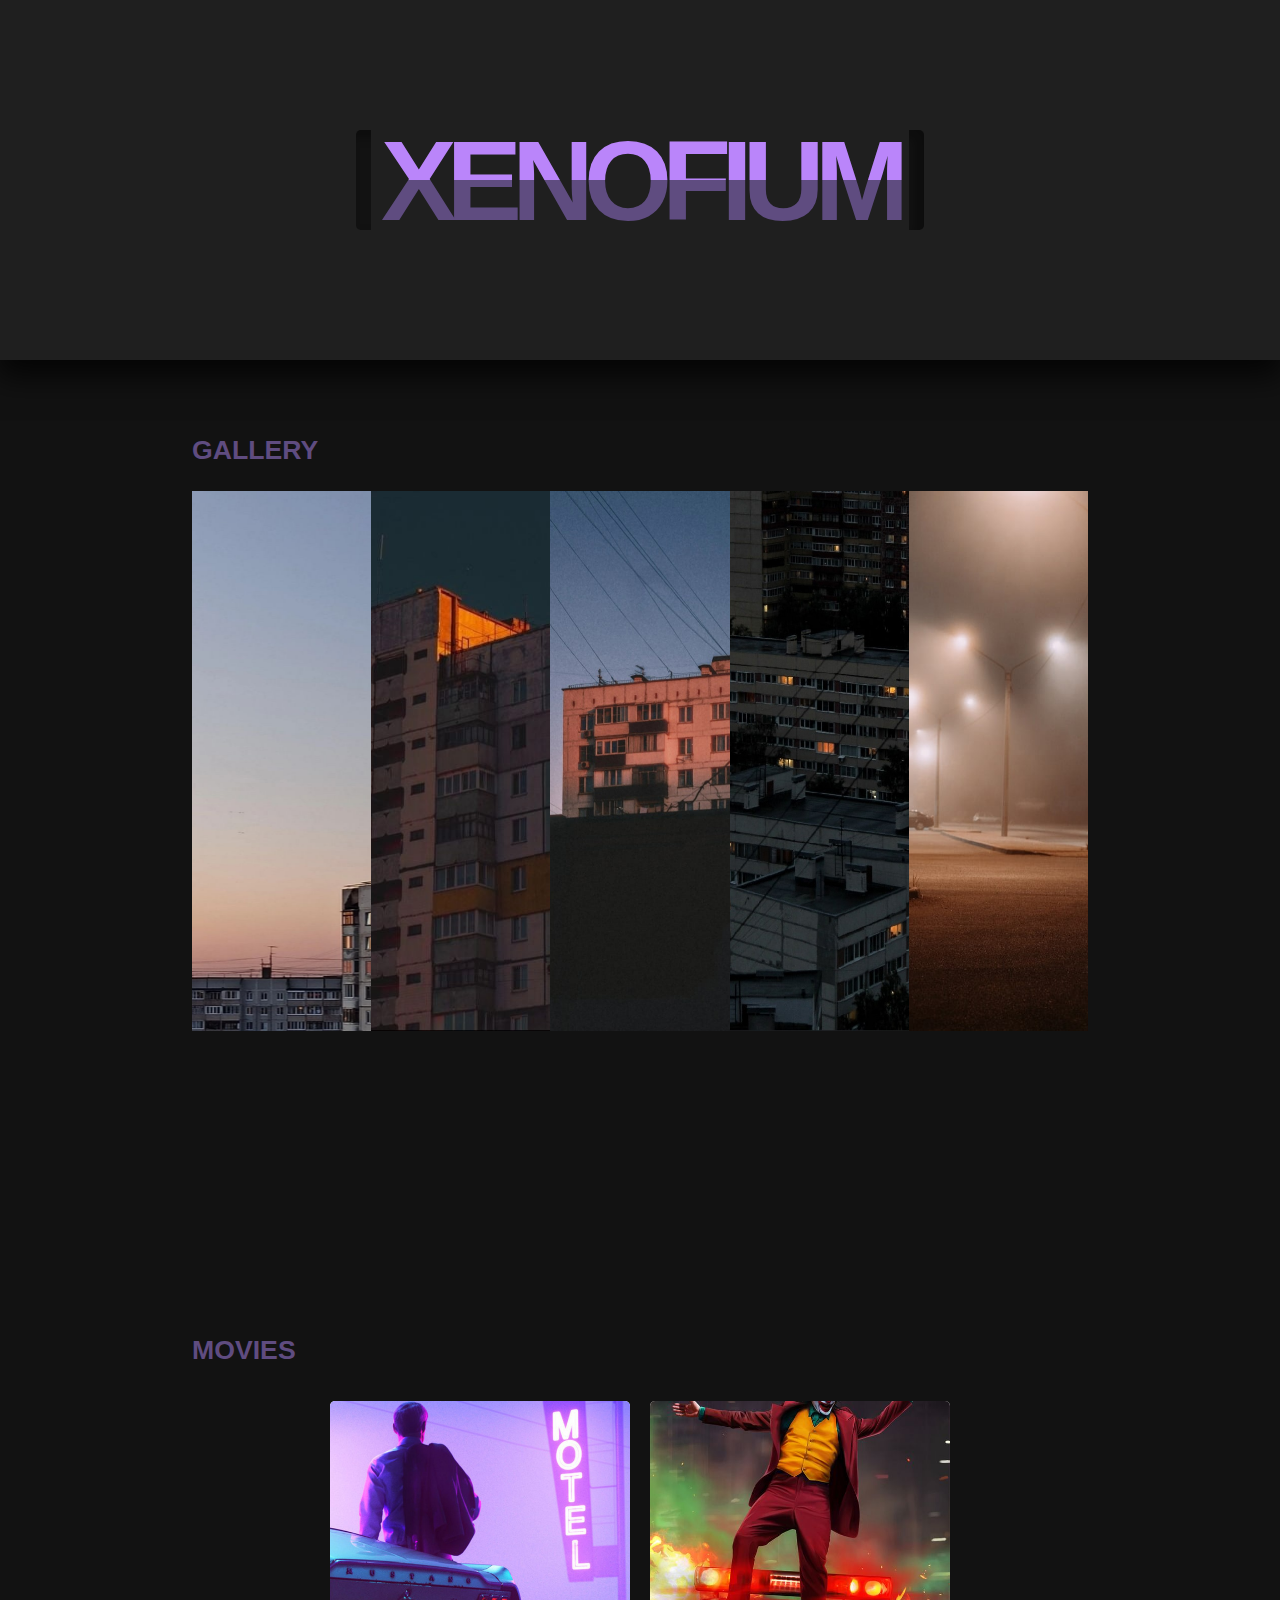
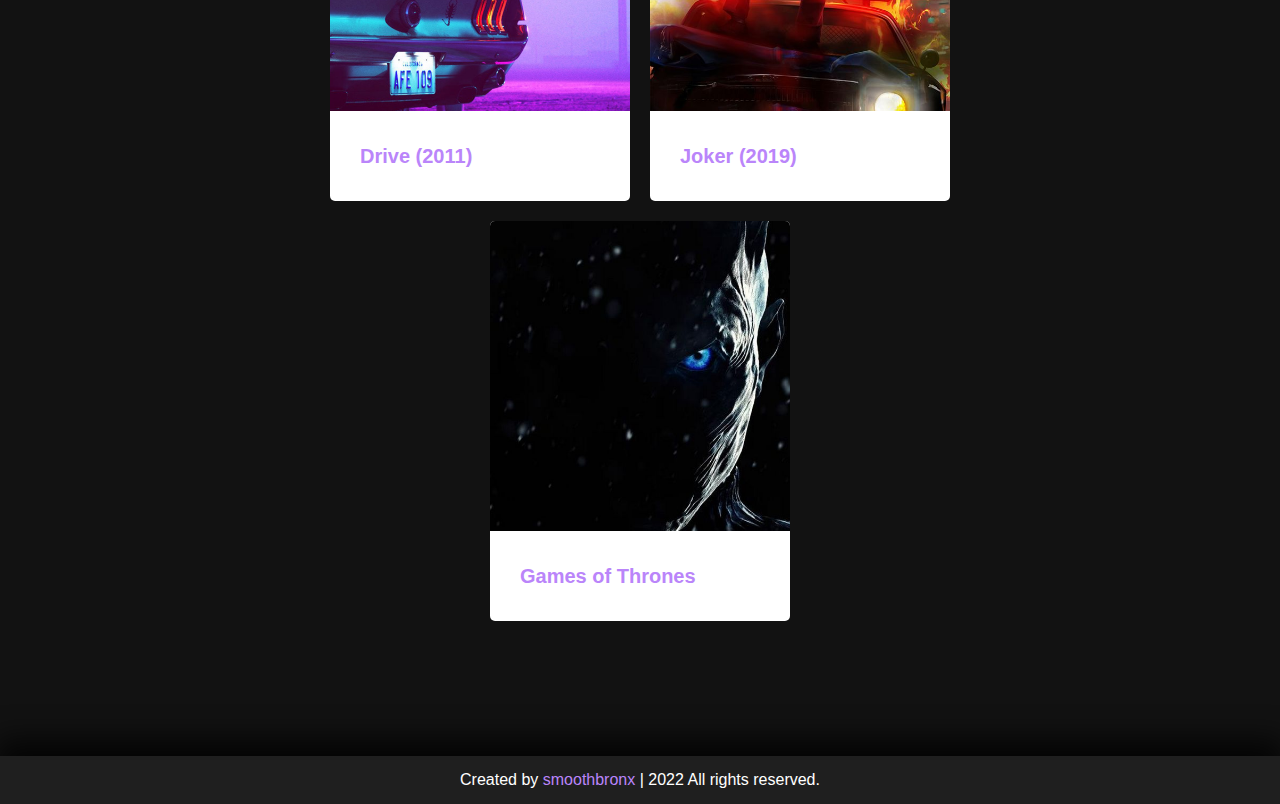
<file: gallery/index.html>
<!DOCTYPE html>
<html lang="en">
<head>
    <meta charset="UTF-8">
    <title>Xenofium</title>
    <link rel="stylesheet" href="./static/css/style.css">
</head>
<body>
    <section id="title" class="flex flex-column">
        <div class="container title-container flex flex-column">
            <div class="text-wrap wrapper-upper flex">
                <p>Xenofium</p>
            </div>
            <div class="hidden-text flex">
                <p>Gallery</p>
            </div>
            <div class="text-wrap wrapper-lower flex">
                <p>Xenofium</p>
            </div>
        </div>
    </section>

    <section id="gallery">
        <div class="container gallery-container">
            <h1>Gallery</h1>
            <div class="gallery-wrap">
                <div class="item item-1"></div>
                <div class="item item-2"></div>
                <div class="item item-3"></div>
                <div class="item item-4"></div>
                <div class="item item-5"></div>
            </div>
        </div>
    </section>

    <section id="movies">
        <div class="container movies-container">
            <h1>Movies</h1>
            <div class="cards-wrap flex">
                <div id="drive-film" class="card flex-column">
                    <div class="card-image"></div>
                    <div class="card-body-wrap">
                        <div class="card-body flex-column flex-left">
                            <h2 class="card-title">Drive (2011)</h2>
                            <p class="card-intro">
                                Driver is a skilled Hollywood stuntman who moonlights as a getaway...
                            </p>
                            <div class="button-wrap flex-right">
                                <input type="button" value="Download">
                            </div>
                        </div>
                    </div>
                </div>

                <div id="joker-film" class="card flex-column">
                    <div class="card-image"></div>
                    <div class="card-body-wrap">
                        <div class="card-body flex-column flex-left">
                            <h2 class="card-title">Joker (2019)</h2>
                            <p class="card-intro">
                                A mentally troubled stand-up comedian embarks on a downward...
                            </p>
                            <div class="button-wrap flex-right">
                                <input type="button" value="Download">
                            </div>
                        </div>
                    </div>
                </div>

                <div id="got-film" class="card flex-column">
                    <div class="card-image"></div>
                    <div class="card-body-wrap">
                        <div class="card-body flex-column flex-left">
                            <h2 class="card-title">Games of Thrones</h2>
                            <p class="card-intro">
                                Nine noble families fight for control over the lands of Westeros...
                            </p>
                            <div class="button-wrap flex-right">
                                <input type="button" value="Download">
                            </div>
                        </div>
                    </div>
                </div>
            </div>
        </div>
    </section>
    <footer>
        <span>Created by <a href="https://t.me/smoothbronx">smoothbronx</a> | 2022 All rights reserved.</span>
    </footer>
</body>
</html>
</file>
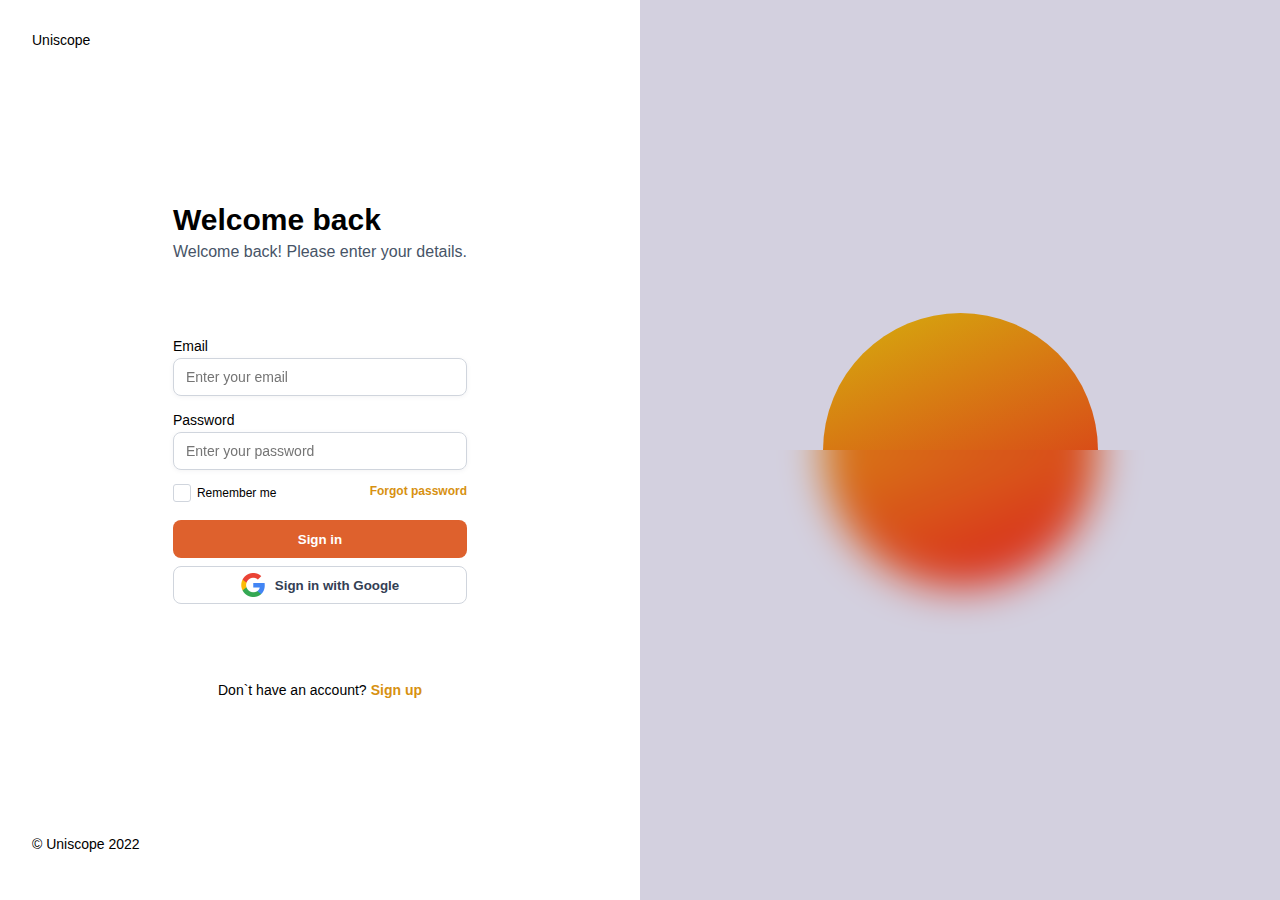
<file: login/index.html>
<!doctype html>
<html lang="en">
<head>
    <meta charset="UTF-8">
    <meta name="viewport"
          content="width=device-width, user-scalable=no, initial-scale=1.0, maximum-scale=1.0, minimum-scale=1.0">
    <meta http-equiv="X-UA-Compatible" content="ie=edge">
    <link rel="stylesheet" href="./staticfiles/css/style.css">
    <title>Login</title>
</head>
<body>
    <section id="main">
        <div id="content">
            <header>
                <div class="logo">
                    Uniscope
                </div>
            </header>
            <content>
                <form action="" class="column">
                    <div class="form-header">
                        <div class="column">
                            <p class="text">Welcome back</p>
                            <p class="support">Welcome back! Please enter your details.</p>
                        </div>
                    </div>
                    <div class="column">
                        <div class="form-inputs">
                            <div class="input">
                                <label for="email">Email</label>
                                <input type="email" name="email" id="email" placeholder="Enter your email">
                            </div>
                            <div class="input">
                                <label for="password">Password</label>
                                <input type="password" name="password" id="password" placeholder="Enter your password">
                            </div>
                        </div>
                        <div class="row row-remember-forgot">
                            <div class="checkbox">
                                <input type="checkbox" name="remember" id="remember">
                                <label for="remember">Remember me</label>
                            </div>
                            <a href="#" id="forgot">Forgot password</a>
                        </div>
                        <div class="actions">
                            <div class="button">
                                <button>
                                    Sign in
                                </button>
                            </div>
                            <div class="social-button-group">
                                <div class="social-button">
                                    <button>
                                        <img src="./staticfiles/images/google.png" height="24">
                                        <p>Sign in with Google</p>
                                    </button>
                                </div>
                            </div>
                        </div>
                    </div>
                    <div class="form-footer">
                        <div class="row">
                            <p>Don`t have an account?</p>
                            <a href="./second.html">Sign up</a>
                        </div>
                    </div>
                </form>
            </content>
            <footer>
                <div class="footer-content">
                    © Uniscope 2022
                </div>
            </footer>
        </div>
        <div class="image">
            <div class="circle"></div>
            <div class="blur"></div>
        </div>
    </section>
</body>
</html>
</file>
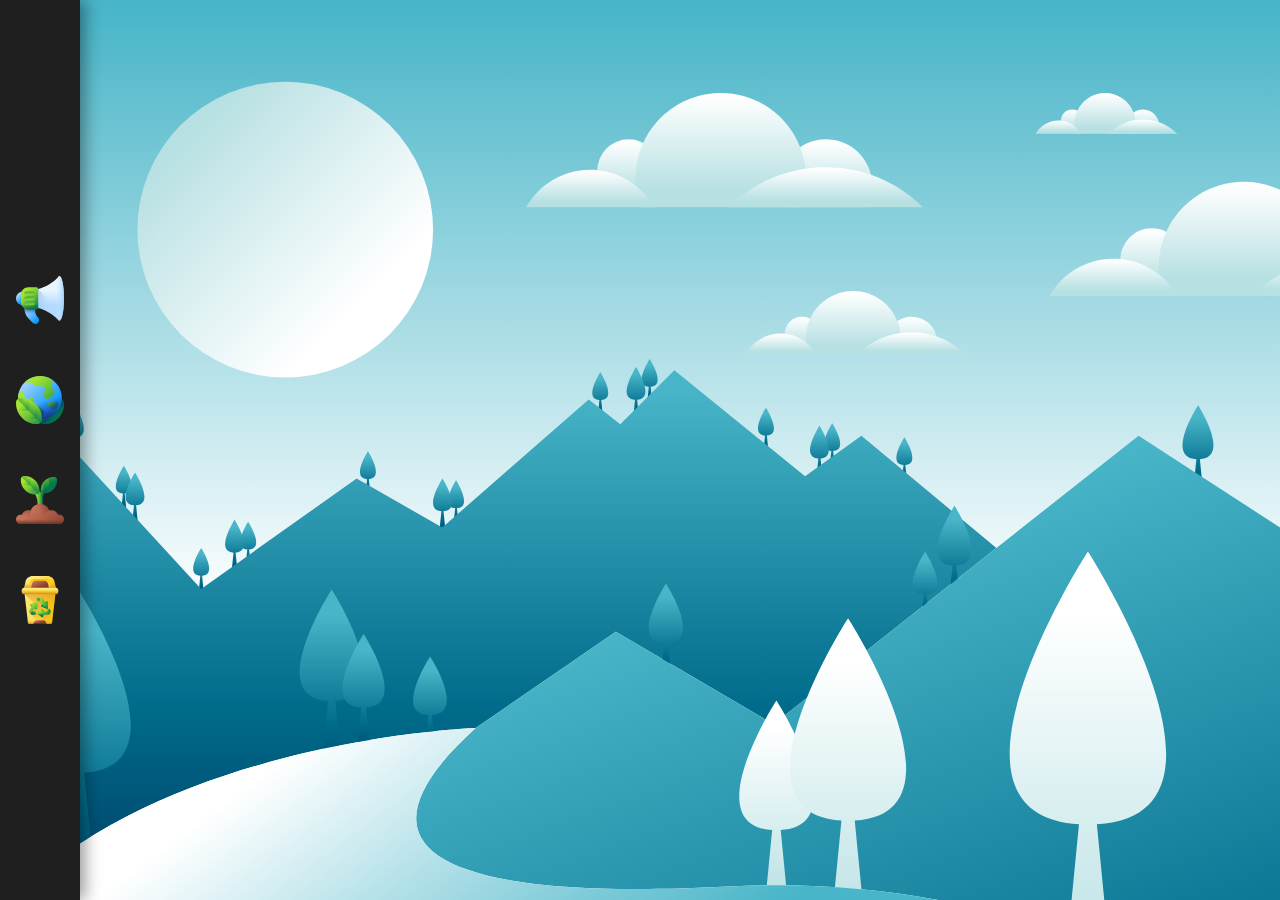
<file: mediaqueries/index.html>
<!DOCTYPE html>
<html lang="en">
<head>
    <meta charset="UTF-8">
    <title>Media Queries</title>
    <link rel="stylesheet" href="./staticfiles/css/style.css">
</head>
<body>
<section id="main">
    <header>
        <ul class="menu">
            <li class="menu-item">
                <a href="#"><img src="./staticfiles/images/news.svg" height="48" alt="News"></a>
            </li>
            <li class="menu-item">
                <a href="#"><img src="./staticfiles/images/planet.svg" height="48" alt="Planet"></a>
            </li>
            <li class="menu-item">
                <a href="#"><img src="./staticfiles/images/plant.svg" height="48" alt="Plant"></a>
            </li>
            <li class="menu-item">
                <a href="#"><img src="./staticfiles/images/recycle.svg" height="48" alt="Recycle"></a>
            </li>
        </ul>
    </header>
    <div class="content"></div>
    <div id="background">
        <img src="./staticfiles/images/background.svg" alt="Background">
    </div>
</section>
</body>
</html>
</file>
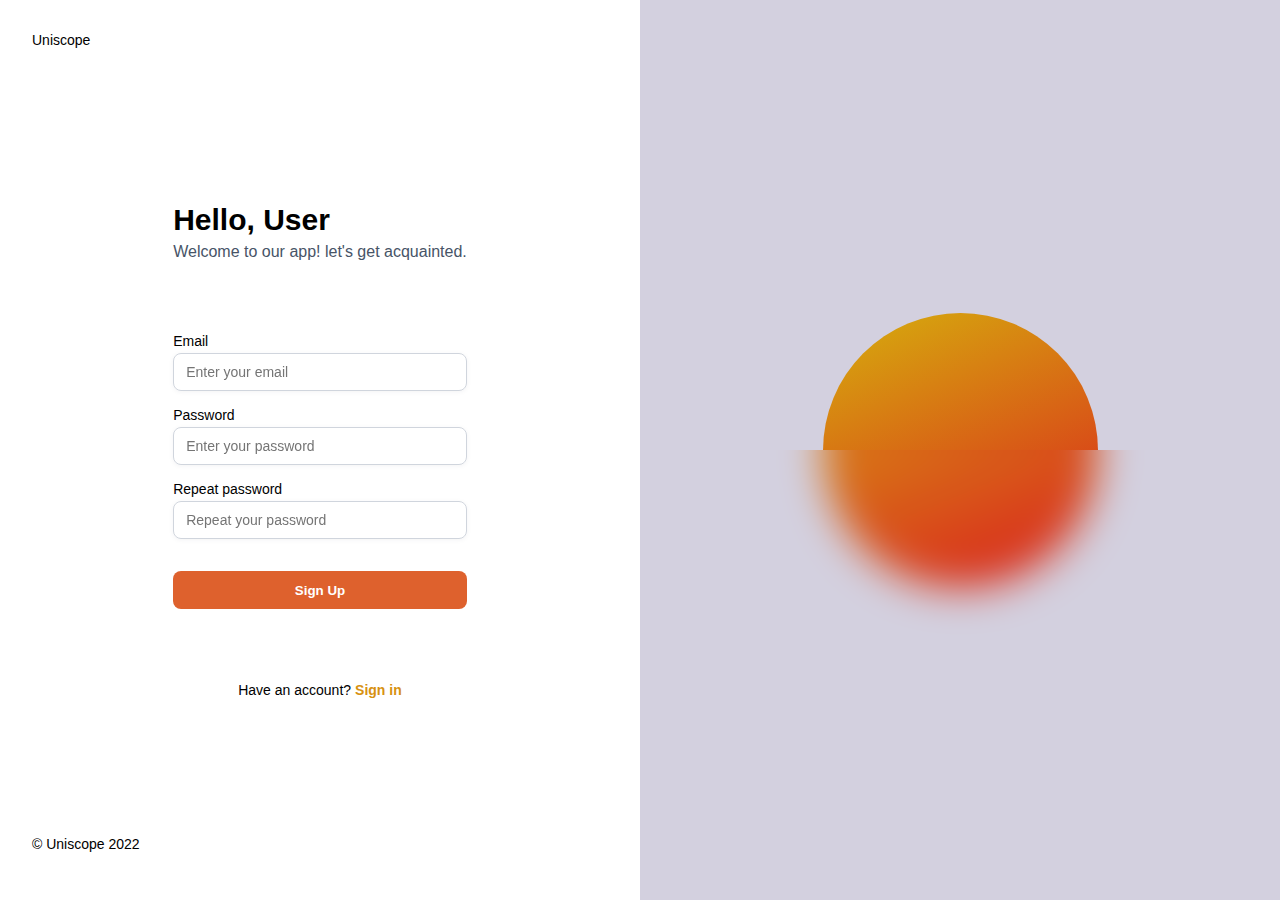
<file: login/second.html>
<!doctype html>
<html lang="en">
<head>
  <meta charset="UTF-8">
  <meta name="viewport"
        content="width=device-width, user-scalable=no, initial-scale=1.0, maximum-scale=1.0, minimum-scale=1.0">
  <meta http-equiv="X-UA-Compatible" content="ie=edge">
  <link rel="stylesheet" href="./staticfiles/css/style.css">
  <title>Login</title>
</head>
<body>
<section id="main">
  <div id="content">
    <header>
      <div class="logo">
        Uniscope
      </div>
    </header>
    <content>
      <form action="" class="column">
        <div class="form-header">
          <div class="column">
            <p class="text">Hello, User</p>
            <p class="support">Welcome to our app! let's get acquainted.</p>
          </div>
        </div>
        <div class="column">
          <div class="form-inputs">
            <div class="input">
              <label for="email">Email</label>
              <input type="email" name="email" id="email" placeholder="Enter your email">
            </div>
            <div class="input">
              <label for="password">Password</label>
              <input type="password" name="password" id="password" placeholder="Enter your password">
            </div>
            <div class="input">
              <label for="passwordRepeated">Repeat password</label>
              <input type="password" name="passwordRepeated" id="passwordRepeated" placeholder="Repeat your password">
            </div>
          </div>
          <div class="actions" style="margin-top: 32px;">
            <div class="button">
              <button>
                Sign Up
              </button>
            </div>
          </div>
        </div>
        <div class="form-footer">
          <div class="row">
            <p>Have an account?</p>
            <a href="./index.html">Sign in</a>
          </div>
        </div>
      </form>
    </content>
    <footer>
      <div class="footer-content">
        © Uniscope 2022
      </div>
    </footer>
  </div>
  <div class="image">
    <div class="circle"></div>
    <div class="blur"></div>
  </div>
</section>
</body>
</html>
</file>
<file: gallery/static/css/style.css>
@import url('../../../.global/themes/default.css');
@import url('../../../.global/css/footer.css');
@import url('./gallery.css');
@import url('./movies.css');
@import url('./title.css');
@import url('./movies.css');

:root {
    --primary-background-color: #1F1F1F;
    --secondary-background-color: #121212;
    --card-background-color: #FFFFFF;

    --primary-text-color: #5f4c80;
    --accent-text-color: #ba85fa;
}

* {
    margin: 0;
    padding: 0;
    box-sizing: border-box;
    font-family: Montserrat, sans-serif;
    user-select: none;
}

section {
    width: auto;
    height: 100vh;
    overflow: hidden;
}

.container {
    padding: 75px 0;
    margin: 0 auto;
    width: 70vw;
}

.flex {
    display: flex;
    align-items: center;
    justify-content: center;
}

.flex-column {
    flex-direction: column;
}

.flex-left {
    display: flex;
    justify-content: left;
}

.flex-right {
    justify-content: right;
}

#title {
    height: 40vh;
}

#movies {
    height: auto;
}

footer {
    box-shadow: 0 -13px 30px 3px rgba(0, 0, 0, 0.8);
}
</file>
<file: login/staticfiles/css/style.css>
* {
    margin: 0;
    padding: 0;
    box-sizing: border-box;
    font-family: Inter, sans-serif;
}

.column {
    display: flex;
    flex-direction: column;
    justify-content: space-between;
}

.row {
    display: flex;
    flex-direction: row;
    justify-content: space-between;
}

a {
    text-decoration: none;
    color: #D79111;
    font-size: 14px;
    font-weight: 600;
    transition: .3s all;
}

a:hover {
    color: #fdb32c;
}

#main {
    height: 100vh;
    width: auto;

    display: flex;
    flex-direction: row;
}

#main #content {
    width: 50%;
    height: auto;
    background: white;

    display: flex;
    flex-direction: column;
    justify-content: space-between;
}

header, footer {
    width: 100%;
    height: 96px;
    padding: 32px;
    font-size: 14px;

    display: flex;
    justify-content: flex-start;
}

content {
    width: 100%;
    display: flex;
    justify-content: center;
    align-items: center;
}

form {
    height: 55vh;
    display: flex;
    flex-direction: column;
    justify-content: space-between;
}

.input {
    display: flex;
    flex-direction: column;
}

.form-inputs .input + .input {
    margin-top: 16px;
}

.input label {
    font-size: 14px;
    margin-bottom: 4px;
}

.input input {
    width: 100%;
    height: 38px;
    border: 1px solid #D0D5DD;
    filter: drop-shadow(0px 1px 2px rgba(16, 24, 40, 0.05));
    border-radius: 8px;
    padding: 14px 12px;
    outline: none;
}

.input input[placeholder] {
    color: #667085;
    font-size: 14px;
}

.actions button {
    width: 100%;
    height: 38px;

    border: none;
    border-radius: 8px;
    font-weight: 600;

    outline: none;

    display: flex;
    flex-direction: row;
    justify-content: center;
    align-items: center;
    transition: .3s all;
    color: #344054;
}

.actions .button + .social-button-group {
    margin-top: 8px;
}

.actions .button button {
    background: #de612d;
    color: white;
}

.actions .button button:hover {
    background: #f18051;
}

.row-remember-forgot {
    margin: 14px 0;
}

.checkbox input + label {
    display: inline-flex;
    align-items: center;
    user-select: none;
}

.checkbox label {
    font-size: 12px;
}

#forgot {
    font-size: 12px;
}

.checkbox input + label::before {
    content: '';
    display: inline-block;
    width: 16px;
    height: 16px;
    flex-shrink: 0;
    flex-grow: 0;
    border: 1px solid #D0D5DD;
    transition: .15s all;
    border-radius: 0.25em;
    margin-right: 0.5em;
    background-repeat: no-repeat;
    background-position: center center;
    background-size: 50% 50%;
}

.checkbox input:checked + label::before {
    border-color: #D95118;
    background-color: #D95118;
    background-image: url("data:image/svg+xml,%3csvg xmlns='http://www.w3.org/2000/svg' viewBox='0 0 8 8'%3e%3cpath fill='%23fff' d='M6.564.75l-3.59 3.612-1.538-1.55L0 4.26 2.974 7.25 8 2.193z'/%3e%3c/svg%3e");
}

.checkbox input {
    position: absolute;
    z-index: -1;
    opacity: 0;
}

.actions .social-button-group button {
    background: none;
    border: 1px solid #D0D5DD;
}

.actions .social-button-group button:hover {
    background: #f6f6f6;
}

.actions .social-button-group button * + * {
    margin-left: 10px;
}

.form-header .text {
    font-weight: 600;
    font-size: 30px;
}

.form-header .support {
    color: #475467;
    font-weight: 500;
    font-size: 16px;
    margin-top: 6px;
}

.form-footer .row {
    font-size: 14px;
    justify-content: center;
}

.form-footer .row * + * {
    margin-left: 4px;
}

/* region Decoration */
#main .image {
    width: 50%;
    background: #D3D0DF;

    display: flex;
    flex-direction: column;
    align-items: center;
    justify-content: center;

    overflow: hidden;
}

#main .image .blur {
    position: absolute;
    bottom: 0;
    background: rgba(255, 255, 255, 0.01);
    backdrop-filter: blur(20px);
    height: 50%;
    width: 50vw;
}

#main .image .circle {
    height: 275px;
    width: 275px;
    border-radius: 50%;
    background: linear-gradient(157.32deg, #D69E0F 11.21%, #DA261C 90.43%);
}
/* endregion Decoration */
</file>
<file: mediaqueries/staticfiles/css/style.css>
* {
    margin: 0;
    padding: 0;
    box-sizing: border-box;
    font-family: Montserrat, sans-serif;
}

#main {
    height: 100vh;
    overflow: hidden;
    display: flex;
}

header {
    background: #1f1f1f;
    display: flex;
    justify-content: center;
    box-shadow: 5px 0 15px rgba(0, 0, 0, .4);
}

.content {
    height: auto;
    width: auto;
}

.menu {
    display: flex;
    flex-direction: column;
    align-items: center;
    justify-content: center;
    list-style: none;
}

.menu-item + .menu-item {
    margin-top: 20px;
}

.menu-item {
    transition: 0.5s all, .3s background-color;
}

.menu-item:hover {
    background: #362b4b;
}

.menu-item a {
    height: 80px;
    width: 80px;
    color: black;
    text-decoration: none;
    display: flex;
    flex-direction: column;
    align-items: center;
    justify-content: center;
}

.menu-item p {
    display: none;
    margin-top: 10px;
    text-align: center;
}

#background {
    position: fixed;
    top: 0;
    left: 0;
    z-index: -1;
}

#background img {
    width: 100vw;
    height: 100vh;
    filter: hue-rotate(200deg);
    -o-object-fit: cover;
    object-fit: cover;
    -o-object-position: top left;
    object-position: top left;
}


@media only screen and (max-device-width: 640px) {
    #main {
        flex-direction: column;
    }

    #background img {
        height: 100vh;
        -o-object-position: left center;
        object-position: left center;
    }

    header {
        width: 100vw;
        height: 150px;
        box-shadow: 0 5px 15px rgba(0, 0, 0, .6);
    }

    .menu {
        flex-direction: row;
        justify-content: center;
    }

    .menu-item a {
        width: 150px;
        height: 150px;
    }

    .menu-item img {
        height: 60px;
        width: 60px;
    }


    .menu-item + .menu-item {
        margin-top: 0;
        margin-left: 20px;
    }
}
</file>
